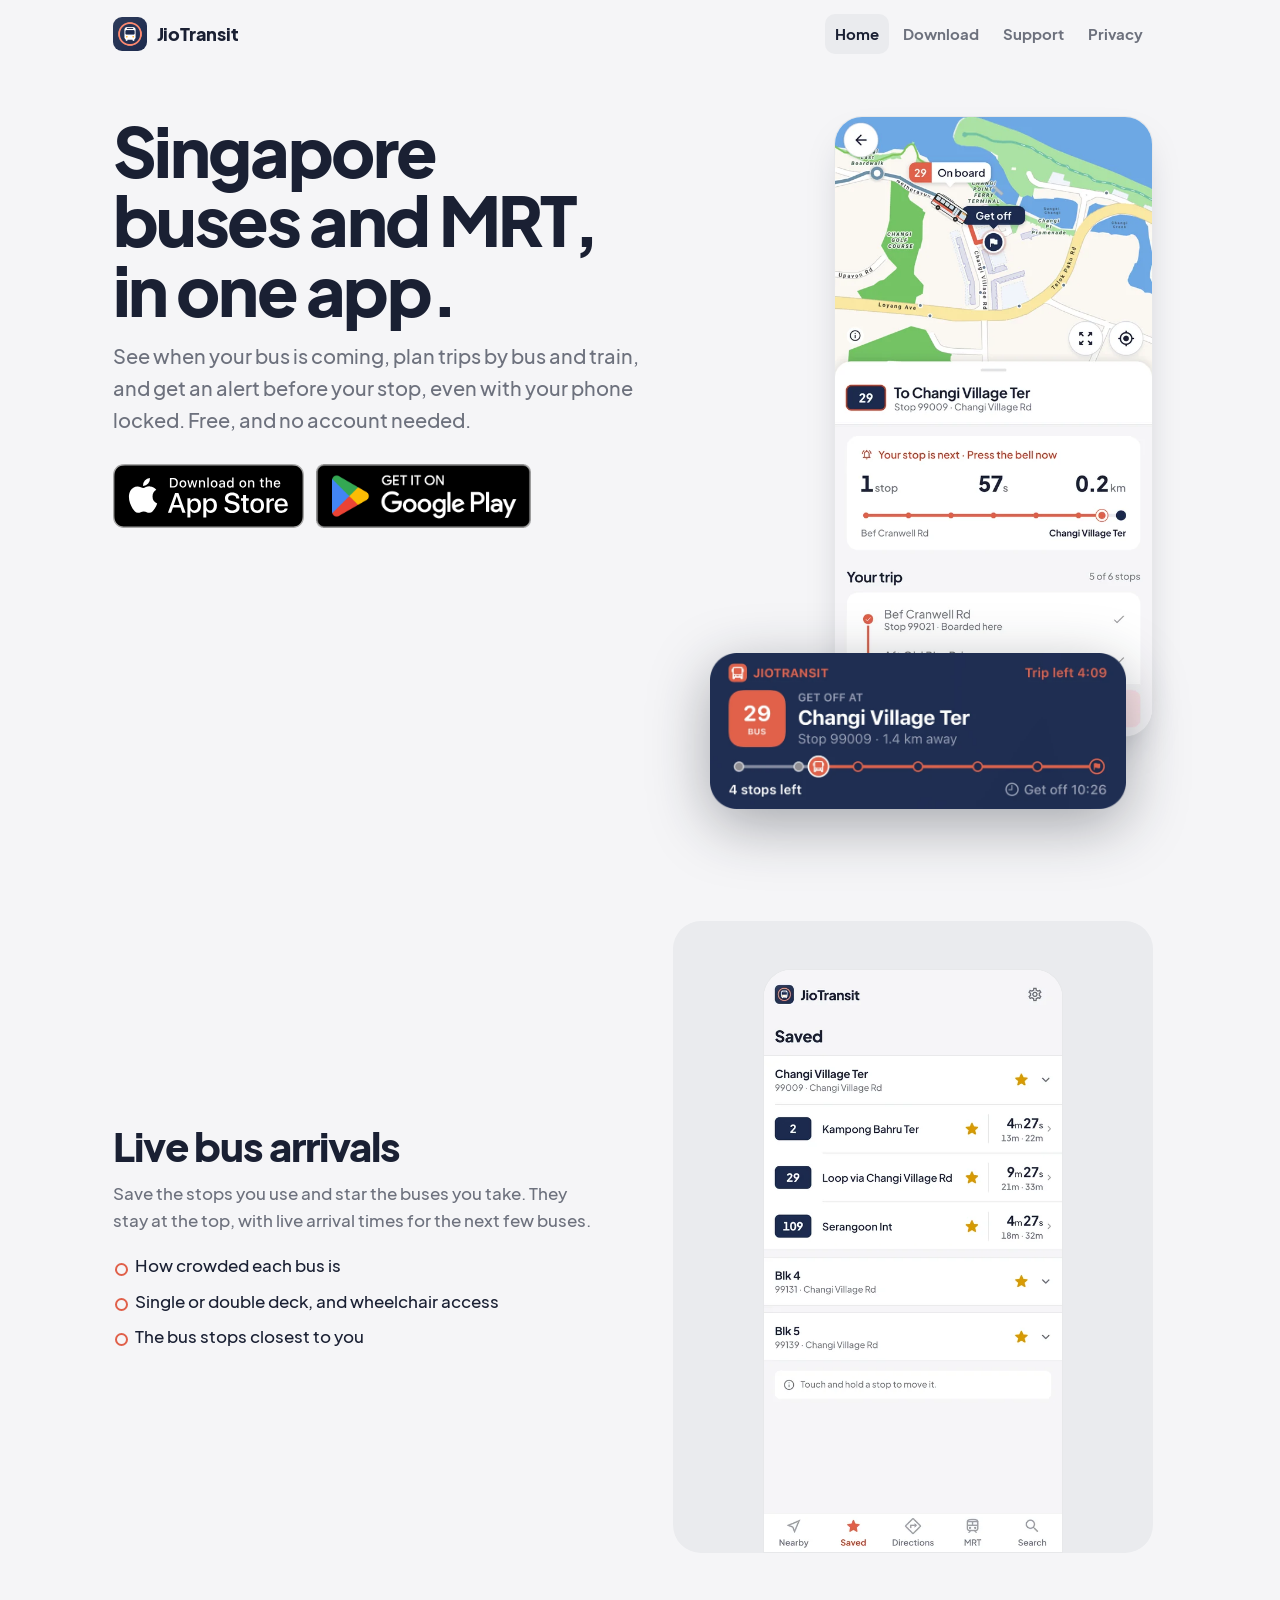
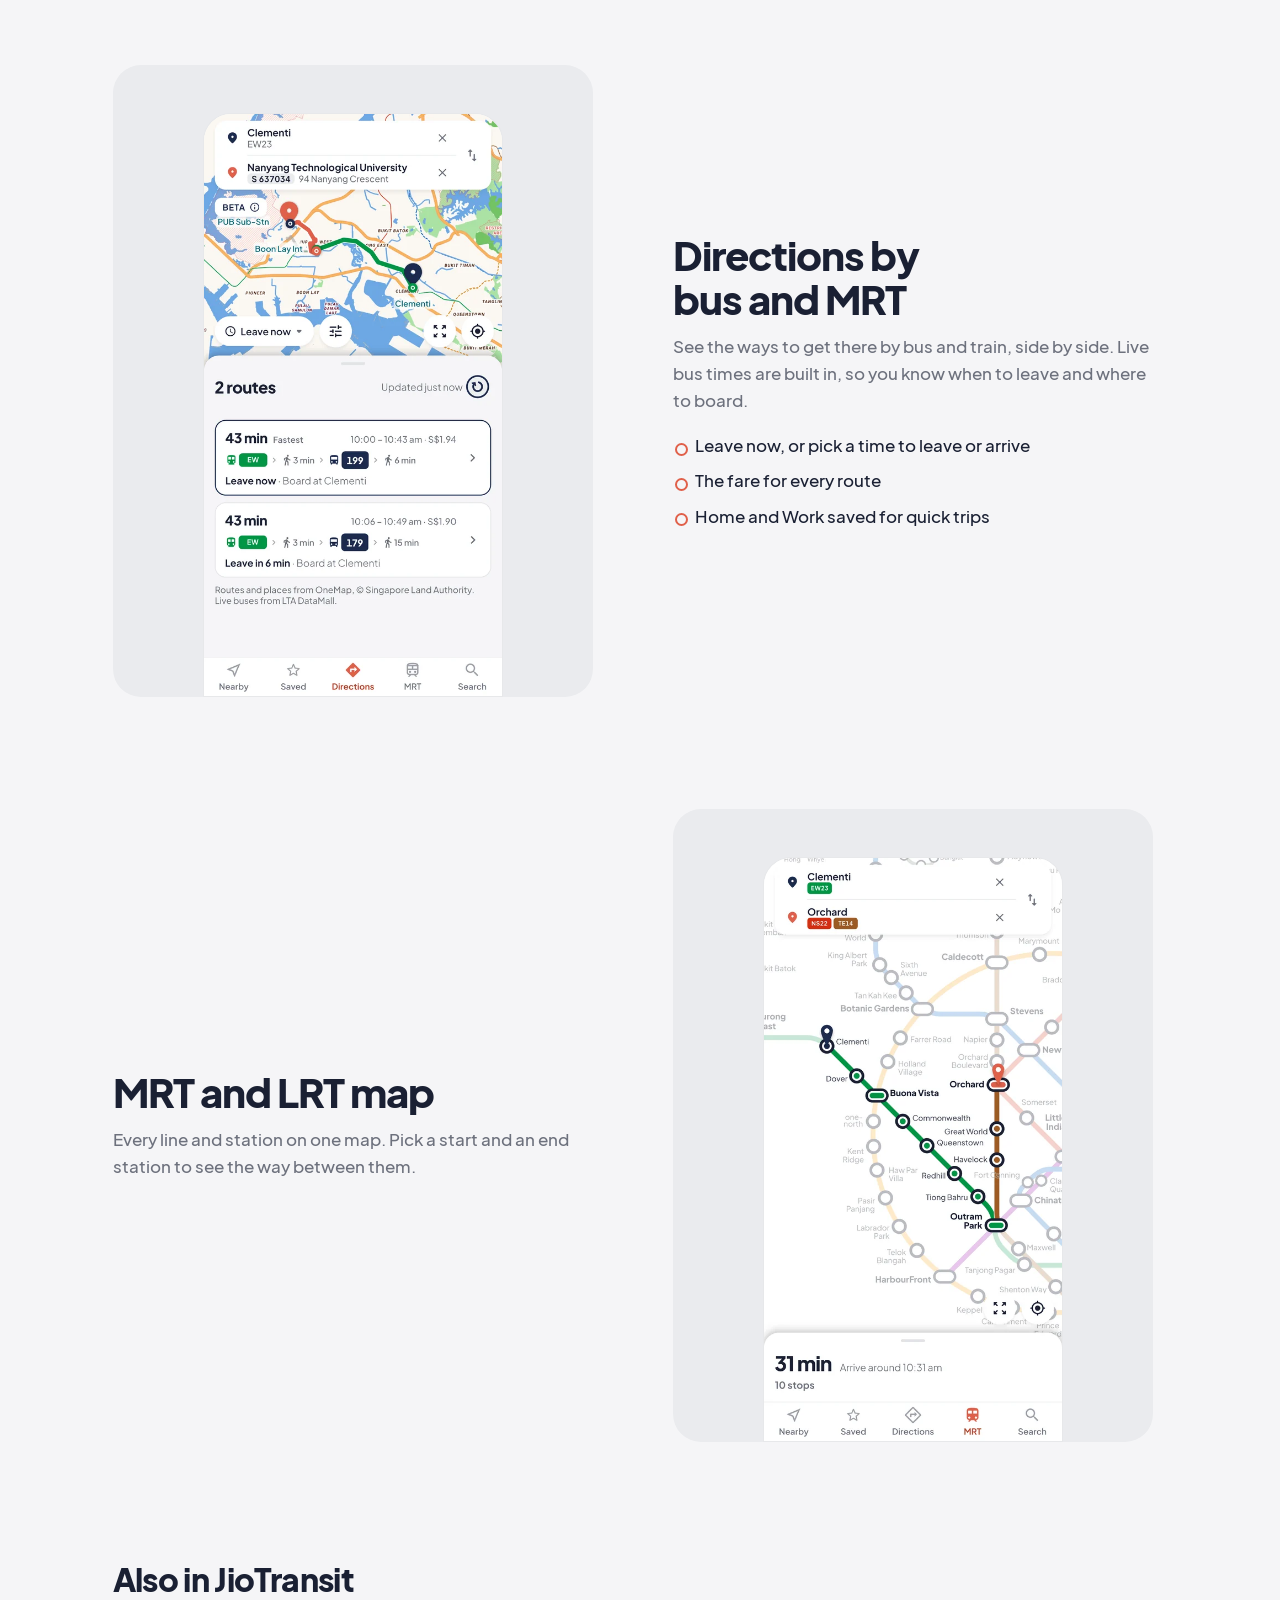
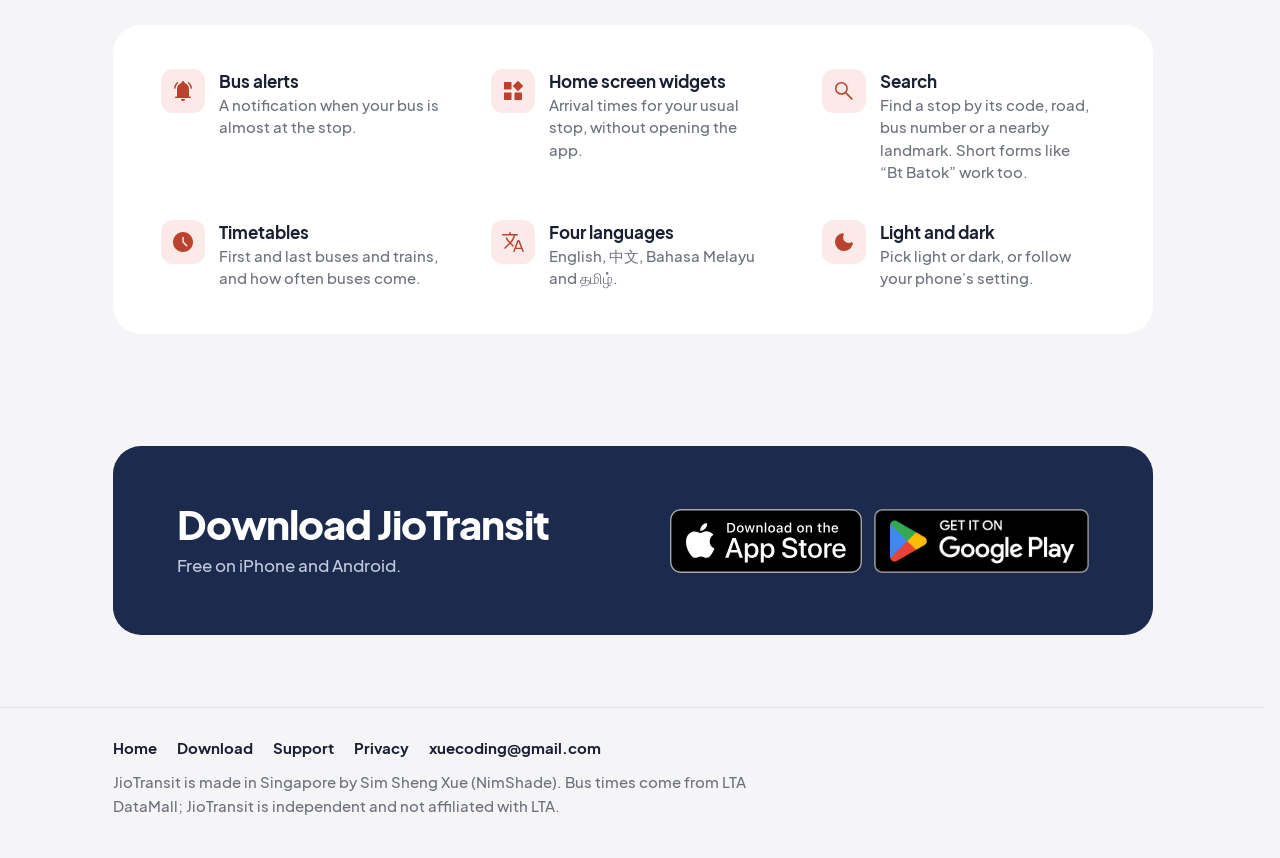
<file: index.html>
<!doctype html>
<html lang="en">
<head>
<meta charset="utf-8">
<meta name="viewport" content="width=device-width,initial-scale=1,viewport-fit=cover">
<meta name="theme-color" content="#F5F5F7" media="(prefers-color-scheme: light)">
<meta name="theme-color" content="#0F1320" media="(prefers-color-scheme: dark)">
<title>JioTransit: Singapore bus arrivals, MRT and directions</title>
<meta name="description" content="Live Singapore bus arrivals, bus and MRT directions, the MRT map and an alert before your stop. Free on iPhone and Android, no account needed.">
<meta property="og:title" content="JioTransit: Singapore bus arrivals, MRT and directions">
<meta property="og:description" content="Live Singapore bus arrivals, bus and MRT directions, the MRT map and an alert before your stop. Free on iPhone and Android, no account needed.">
<meta property="og:image" content="https://shengxue97.github.io/jiotransit-web/assets/getoff.jpg">
<meta property="og:url" content="https://shengxue97.github.io/jiotransit-web/">
<meta name="twitter:card" content="summary_large_image">
<link rel="icon" href="/jiotransit-web/assets/favicon.png">
<link rel="apple-touch-icon" href="/jiotransit-web/assets/apple-touch-icon.png">
<link rel="preload" href="assets/fonts/jakarta-500.woff2" as="font" type="font/woff2" crossorigin>
<link rel="preload" href="assets/fonts/jakarta-700.woff2" as="font" type="font/woff2" crossorigin>
<link rel="preload" href="assets/fonts/jakarta-800.woff2" as="font" type="font/woff2" crossorigin>
<link rel="stylesheet" href="assets/site.css">
<script src="assets/nav.js" defer></script>
</head>
<body>
<header class="site-header">
  <div class="wrap">
    <a class="brand" href="./"><img src="assets/icon.png" width="34" height="34" alt=""><span>JioTransit</span></a>
    <nav class="site-nav" aria-label="Site"><a href="./" aria-current="page">Home</a><a href="beta/">Download</a><a href="support/">Support</a><a href="privacy/">Privacy</a></nav>
  </div>
</header>

<main class="wrap">
  <section class="hero">
    <div>
      <h1>Singapore buses and MRT, in one app.</h1>
      <p class="lede">See when your bus is coming, plan trips by bus and train, and get an alert before your stop, even with your phone locked. Free, and no account needed.</p>
      <div class="badges">
        <a class="badge" href="https://apps.apple.com/sg/app/jiotransit-sg-bus-mrt/id6819054000"><img src="assets/appstore-badge.svg" width="156" height="52" alt="Download on the App Store"></a>
        <a class="badge badge-play" href="https://play.google.com/store/apps/details?id=com.nimshade.jiotransit"><img src="assets/googleplay-badge.png" width="175" height="52" alt="Get it on Google Play"></a>
      </div>
    </div>
    <div class="hero-visual">
      <img class="shot" src="assets/ride.webp" width="540" height="1055" alt="On Bus 29 to Changi Village Ter: your stop is next, press the bell now">
      <img class="widget" src="assets/getoff.webp" width="900" height="337" alt="Lock screen: get off at Changi Village Ter, 4 stops left">
    </div>
  </section>

  <section class="feature">
    <div>
      <h2>Live bus arrivals</h2>
      <p>Save the stops you use and star the buses you take. They stay at the top, with live arrival times for the next few buses.</p>
      <ul class="facts">
        <li>How crowded each bus is</li>
        <li>Single or double deck, and wheelchair access</li>
        <li>The bus stops closest to you</li>
      </ul>
    </div>
    <figure><img class="shot" src="assets/saved.webp" width="540" height="1055" loading="lazy" alt="Saved stops: Changi Village Ter with Bus 2, Bus 29 and Bus 109 starred and counting down"></figure>
  </section>

  <section class="feature flip">
    <div>
      <h2>Directions by bus and MRT</h2>
      <p>See the ways to get there by bus and train, side by side. Live bus times are built in, so you know when to leave and where to board.</p>
      <ul class="facts">
        <li>Leave now, or pick a time to leave or arrive</li>
        <li>The fare for every route</li>
        <li>Home and Work saved for quick trips</li>
      </ul>
    </div>
    <figure><img class="shot" src="assets/directions.webp" width="540" height="1055" loading="lazy" alt="Directions from Clementi to Nanyang Technological University: 2 routes, 43 min, with fares"></figure>
  </section>

  <section class="feature">
    <div>
      <h2>MRT and LRT map</h2>
      <p>Every line and station on one map. Pick a start and an end station to see the way between them.</p>
    </div>
    <figure><img class="shot" src="assets/mrt.webp" width="540" height="1055" loading="lazy" alt="Singapore's MRT map in JioTransit, with a trip from Clementi to Orchard"></figure>
  </section>

  <section class="extras">
    <h2>Also in JioTransit</h2>
    <ul>
      <li><span class="ic"><svg viewBox="0 -960 960 960" aria-hidden="true"><path d="M190-200q-13 0-21.5-8.5T160-230q0-13 8.5-21.5T190-260h50v-304q0-84 49.5-150.5T420-798v-22q0-25 17.5-42.5T480-880q25 0 42.5 17.5T540-820v22q81 17 130.5 83.5T720-564v304h50q13 0 21.5 8.5T800-230q0 13-8.5 21.5T770-200H190ZM480-80q-33 0-56.5-23.5T400-160h160q0 33-23.5 56.5T480-80ZM150-566q-13 0-21.5-9t-7.5-22q6-71 38-132t83-106q10-9 22.5-8.5T285-832q8 11 5.5 23.5T278-787q-40 36-65 84t-31 105q-2 14-10.5 23t-21.5 9Zm660 0q-13 0-21.5-9T778-598q-6-57-31-105t-65-84q-10-9-12.5-21.5T675-832q8-11 20.5-11.5T718-835q51 45 83 106t38 132q1 13-7.5 22t-21.5 9Z"/></svg></span><div><b>Bus alerts</b><span>A notification when your bus is almost at the stop.</span></div></li>
      <li><span class="ic"><svg viewBox="0 -960 960 960" aria-hidden="true"><path d="M658-487 487-658q-5-5-7-10.13-2-5.14-2-11 0-5.87 2-10.87 2-5 7-10l171-171q5-5 10.13-7 5.14-2 11-2 5.87 0 10.87 2 5 2 10 7l171 171q5 5 7 10.13 2 5.14 2 11 0 5.87-2 10.87-2 5-7 10L700-487q-5 5-10.13 7-5.14 2-11 2-5.87 0-10.87-2-5-2-10-7Zm-538-81v-241q0-12.75 8.63-21.38Q137.25-839 150-839h241q12.75 0 21.38 8.62Q421-821.75 421-809v241q0 12.75-8.62 21.37Q403.75-538 391-538H150q-12.75 0-21.37-8.63Q120-555.25 120-568Zm418 418v-241q0-12.75 8.63-21.38Q555.25-421 568-421h241q12.75 0 21.38 8.62Q839-403.75 839-391v241q0 12.75-8.62 21.37Q821.75-120 809-120H568q-12.75 0-21.37-8.63Q538-137.25 538-150Zm-418 0v-241q0-12.75 8.63-21.38Q137.25-421 150-421h241q12.75 0 21.38 8.62Q421-403.75 421-391v241q0 12.75-8.62 21.37Q403.75-120 391-120H150q-12.75 0-21.37-8.63Q120-137.25 120-150Z"/></svg></span><div><b>Home screen widgets</b><span>Arrival times for your usual stop, without opening the app.</span></div></li>
      <li><span class="ic"><svg viewBox="0 -960 960 960" aria-hidden="true"><path d="M378-329q-108.16 0-183.08-75Q120-479 120-585t75-181q75-75 181.5-75t181 75Q632-691 632-584.85 632-542 618-502q-14 40-42 75l242 240q9 8.56 9 21.78T818-143q-9 9-22.22 9-13.22 0-21.78-9L533-384q-30 26-69.96 40.5Q423.08-329 378-329Zm-1-60q81.25 0 138.13-57.5Q572-504 572-585t-56.87-138.5Q458.25-781 377-781q-82.08 0-139.54 57.5Q180-666 180-585t57.46 138.5Q294.92-389 377-389Z"/></svg></span><div><b>Search</b><span>Find a stop by its code, road, bus number or a nearby landmark. Short forms like “Bt&nbsp;Batok” work too.</span></div></li>
      <li><span class="ic"><svg viewBox="0 -960 960 960" aria-hidden="true"><path d="M513-492v-171q0-13-8.5-21.5T483-693q-13 0-21.5 8.5T453-663v183q0 6 2 11t6 10l144 149q9 10 22.5 9.5T650-310q9-9 9-22t-9-22L513-492ZM480-80q-82 0-155-31.5t-127.5-86Q143-252 111.5-325T80-480q0-82 31.5-155t86-127.5Q252-817 325-848.5T480-880q82 0 155 31.5t127.5 86Q817-708 848.5-635T880-480q0 82-31.5 155t-86 127.5Q708-143 635-111.5T480-80Z"/></svg></span><div><b>Timetables</b><span>First and last buses and trains, and how often buses come.</span></div></li>
      <li><span class="ic"><svg viewBox="0 -960 960 960" aria-hidden="true"><path d="m584-197-38 98q-3 8-10.5 13.5T519-80q-16 0-25-13t-3-28l160-415q4-11 13.5-17.5T685-560h29q11 0 20.5 6.5T748-536l160 415q6 15-3 28t-25 13q-10 0-17.5-5.5T852-100l-38-97H584ZM363-401 183-222q-9 8-21 8.5t-21-8.5q-9-9-9-21t9-21l180-180q-51-53-85.5-107.5T183-660h65q16 43 43.5 85t72.5 88q46-48 85-117.5T505-740H70q-13 0-21.5-8.5T40-770q0-13 8.5-21.5T70-800h260v-50q0-13 8.5-21.5T360-880q13 0 21.5 8.5T390-850v50h260q13 0 21.5 8.5T680-770q0 13-8.5 21.5T650-740h-83q-17 78-61.5 159.5T406-443l102 104-24 63-121-125Zm242 149h188l-94-248-94 248Z"/></svg></span><div><b>Four languages</b><span>English, 中文, Bahasa Melayu and தமிழ்.</span></div></li>
      <li><span class="ic"><svg viewBox="0 -960 960 960" aria-hidden="true"><path d="M480-120q-150 0-255-105T120-480q0-135 79.5-229T408-830q20-5 34-1t22 15q8 10 7.5 25t-8.5 35q-9 23-14 47t-5 49q0 90 63 153t153 63q25 0 48.5-4.5T754-461q22-8 38-7t26 9q10 8 13 23t-2 36q-27 121-121 200.5T480-120Z"/></svg></span><div><b>Light and dark</b><span>Pick light or dark, or follow your phone's setting.</span></div></li>
    </ul>
  </section>

  <section class="cta">
    <div>
      <h2>Download JioTransit</h2>
      <p>Free on iPhone and Android.</p>
    </div>
    <div class="badges">
      <a class="badge" href="https://apps.apple.com/sg/app/jiotransit-sg-bus-mrt/id6819054000"><img src="assets/appstore-badge.svg" width="156" height="52" alt="Download on the App Store"></a>
      <a class="badge badge-play" href="https://play.google.com/store/apps/details?id=com.nimshade.jiotransit"><img src="assets/googleplay-badge.png" width="175" height="52" alt="Get it on Google Play"></a>
    </div>
  </section>
</main>

<footer class="site-footer">
  <div class="wrap">
    <div class="links"><a href="./">Home</a><a href="beta/">Download</a><a href="support/">Support</a><a href="privacy/">Privacy</a><a href="mailto:xuecoding@gmail.com">xuecoding@gmail.com</a></div>
    <p>JioTransit is made in Singapore by Sim Sheng Xue (NimShade). Bus times come from LTA DataMall; JioTransit is independent and not affiliated with LTA.</p>
  </div>
</footer>
</body>
</html>
</file>
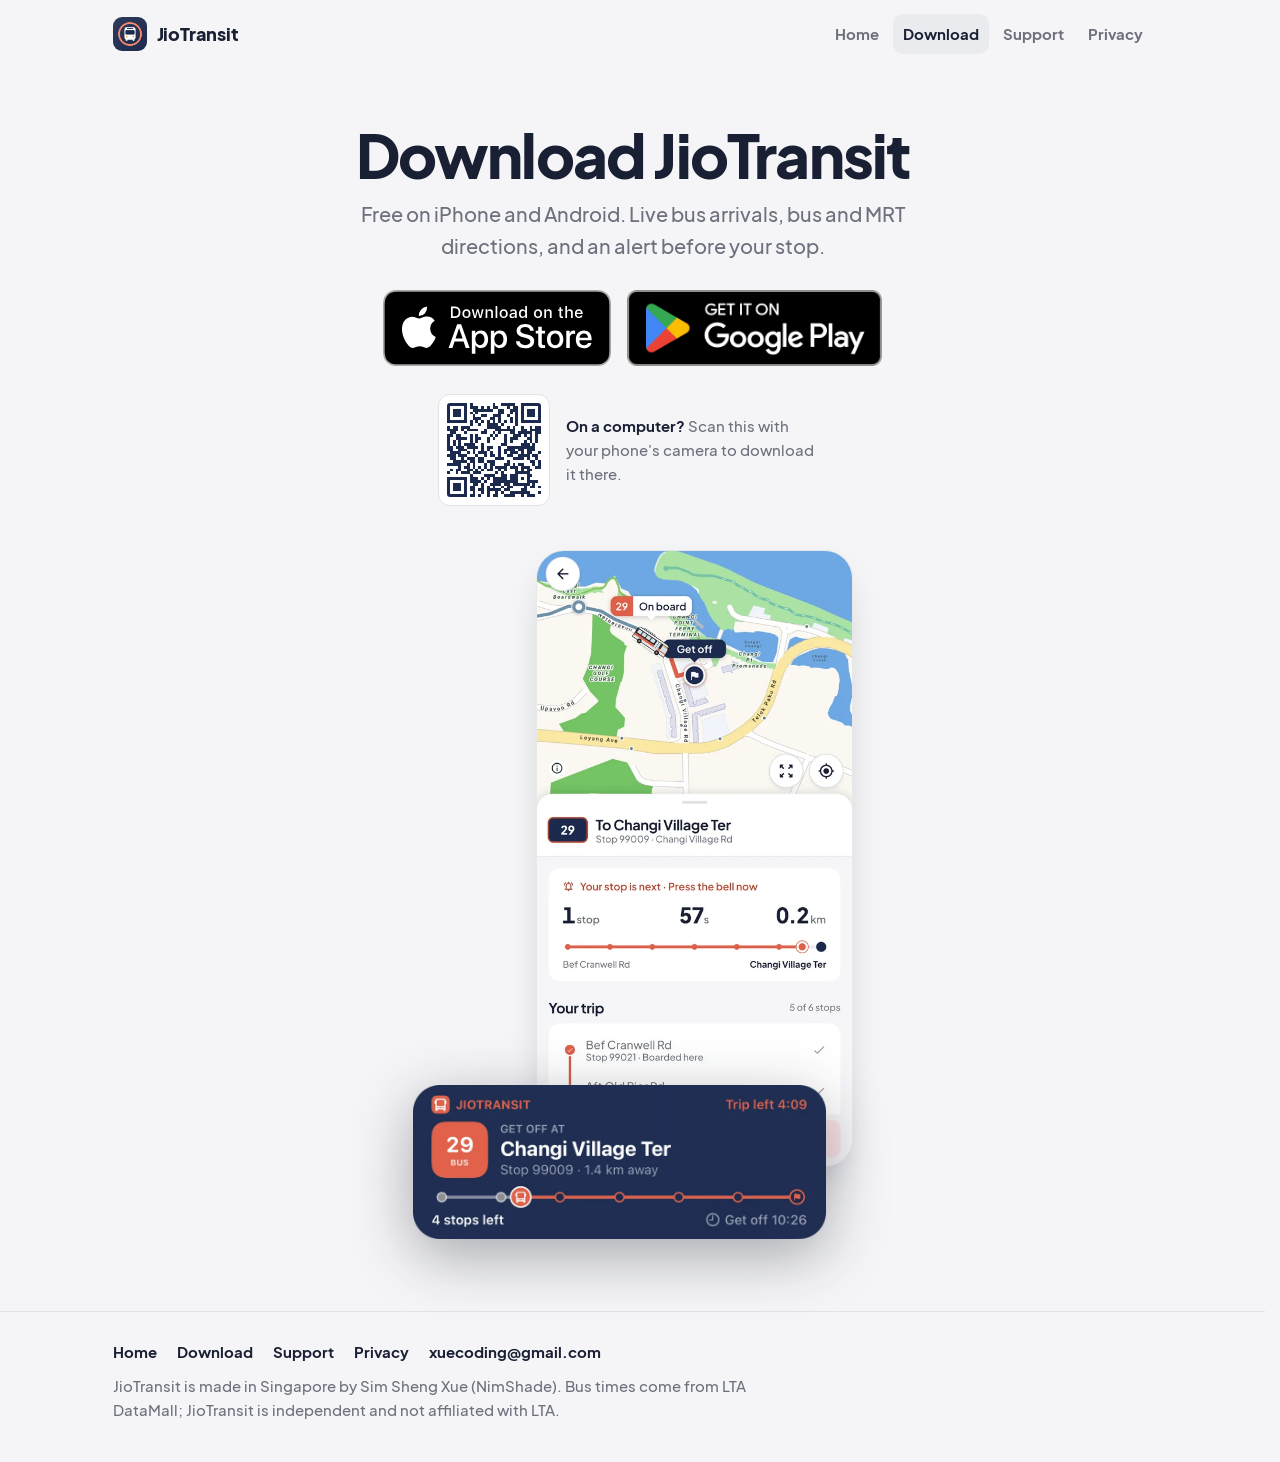
<file: beta/index.html>
<!doctype html>
<html lang="en">
<head>
<meta charset="utf-8">
<meta name="viewport" content="width=device-width,initial-scale=1,viewport-fit=cover">
<meta name="theme-color" content="#F5F5F7" media="(prefers-color-scheme: light)">
<meta name="theme-color" content="#0F1320" media="(prefers-color-scheme: dark)">
<title>Download JioTransit</title>
<meta name="description" content="Download JioTransit, free on the App Store and Google Play: live Singapore bus arrivals, bus and MRT directions, and an alert before your stop.">
<meta property="og:title" content="Download JioTransit">
<meta property="og:description" content="Live bus timings, MRT routes, and an alert before your stop. Free on the App Store and Google Play, no sign-up.">
<meta property="og:image" content="https://shengxue97.github.io/jiotransit-web/assets/getoff.jpg">
<meta property="og:url" content="https://shengxue97.github.io/jiotransit-web/beta/">
<meta name="twitter:card" content="summary_large_image">
<link rel="icon" href="/jiotransit-web/assets/favicon.png">
<link rel="apple-touch-icon" href="/jiotransit-web/assets/apple-touch-icon.png">
<link rel="preload" href="../assets/fonts/jakarta-500.woff2" as="font" type="font/woff2" crossorigin>
<link rel="preload" href="../assets/fonts/jakarta-700.woff2" as="font" type="font/woff2" crossorigin>
<link rel="preload" href="../assets/fonts/jakarta-800.woff2" as="font" type="font/woff2" crossorigin>
<link rel="stylesheet" href="../assets/site.css">
<script src="../assets/nav.js" defer></script>
</head>
<body>
<header class="site-header">
  <div class="wrap">
    <a class="brand" href="../"><img src="../assets/icon.png" width="34" height="34" alt=""><span>JioTransit</span></a>
    <nav class="site-nav" aria-label="Site"><a href="../">Home</a><a href="../beta/" aria-current="page">Download</a><a href="../support/">Support</a><a href="../privacy/">Privacy</a></nav>
  </div>
</header>

<main class="wrap">
  <section class="get">
    <div>
      <h1>Download JioTransit</h1>
      <p class="lede">Free on iPhone and Android. Live bus arrivals, bus and MRT directions, and an alert before your stop.</p>
      <div class="badges">
        <a class="badge" href="https://apps.apple.com/sg/app/jiotransit-sg-bus-mrt/id6819054000"><img src="../assets/appstore-badge.svg" width="156" height="52" alt="Download on the App Store"></a>
        <a class="badge badge-play" href="https://play.google.com/store/apps/details?id=com.nimshade.jiotransit"><img src="../assets/googleplay-badge.png" width="175" height="52" alt="Get it on Google Play"></a>
      </div>
      <div class="qr-card">
        <img class="qr-img" src="../assets/beta-qr.svg" width="132" height="132" alt="QR code that opens this page">
        <p><b>On a computer?</b> Scan this with your phone's camera to download it there.</p>
      </div>
    </div>
    <div class="hero-visual">
      <img class="shot" src="../assets/ride.webp" width="540" height="1055" alt="On Bus 29 to Changi Village Ter: your stop is next, press the bell now">
      <img class="widget" src="../assets/getoff.webp" width="900" height="337" alt="Lock screen: get off at Changi Village Ter, 4 stops left">
    </div>
  </section>
</main>

<footer class="site-footer">
  <div class="wrap">
    <div class="links"><a href="../">Home</a><a href="../beta/">Download</a><a href="../support/">Support</a><a href="../privacy/">Privacy</a><a href="mailto:xuecoding@gmail.com">xuecoding@gmail.com</a></div>
    <p>JioTransit is made in Singapore by Sim Sheng Xue (NimShade). Bus times come from LTA DataMall; JioTransit is independent and not affiliated with LTA.</p>
  </div>
</footer>
</body>
</html>
</file>
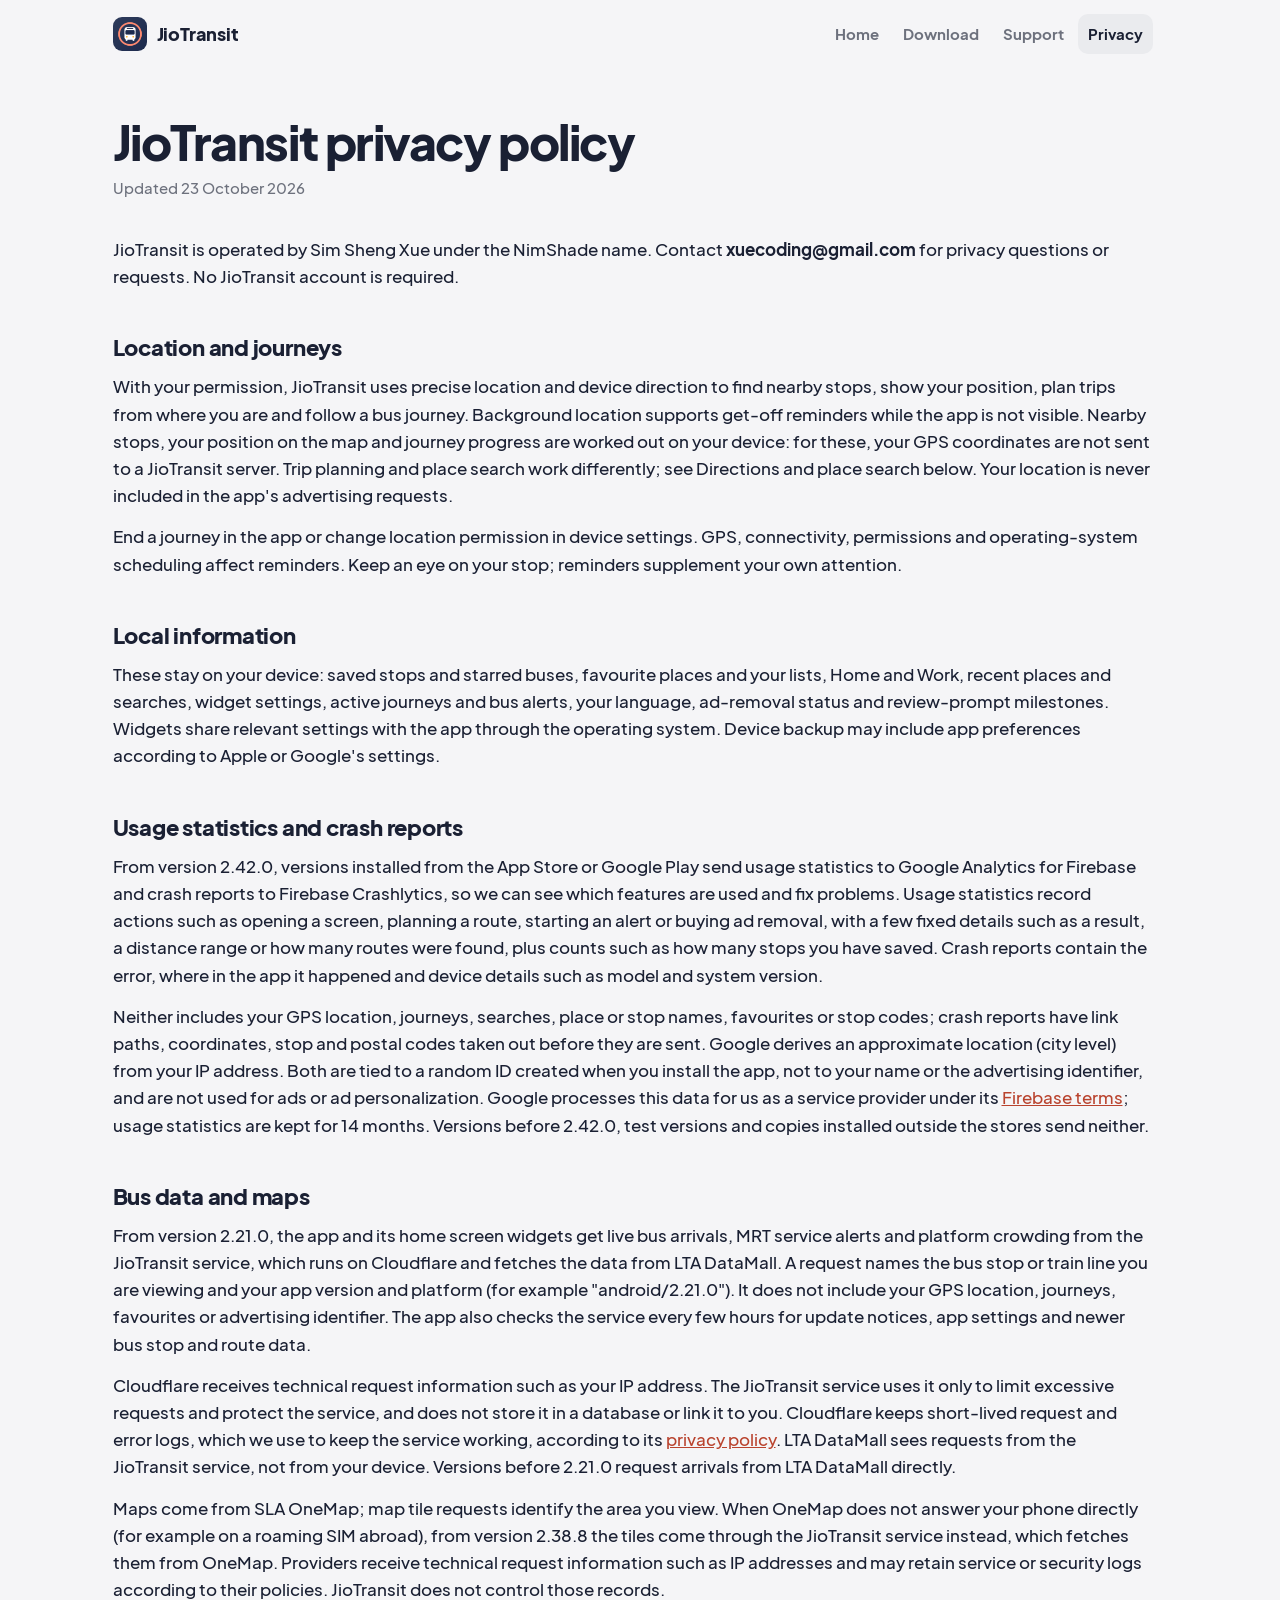
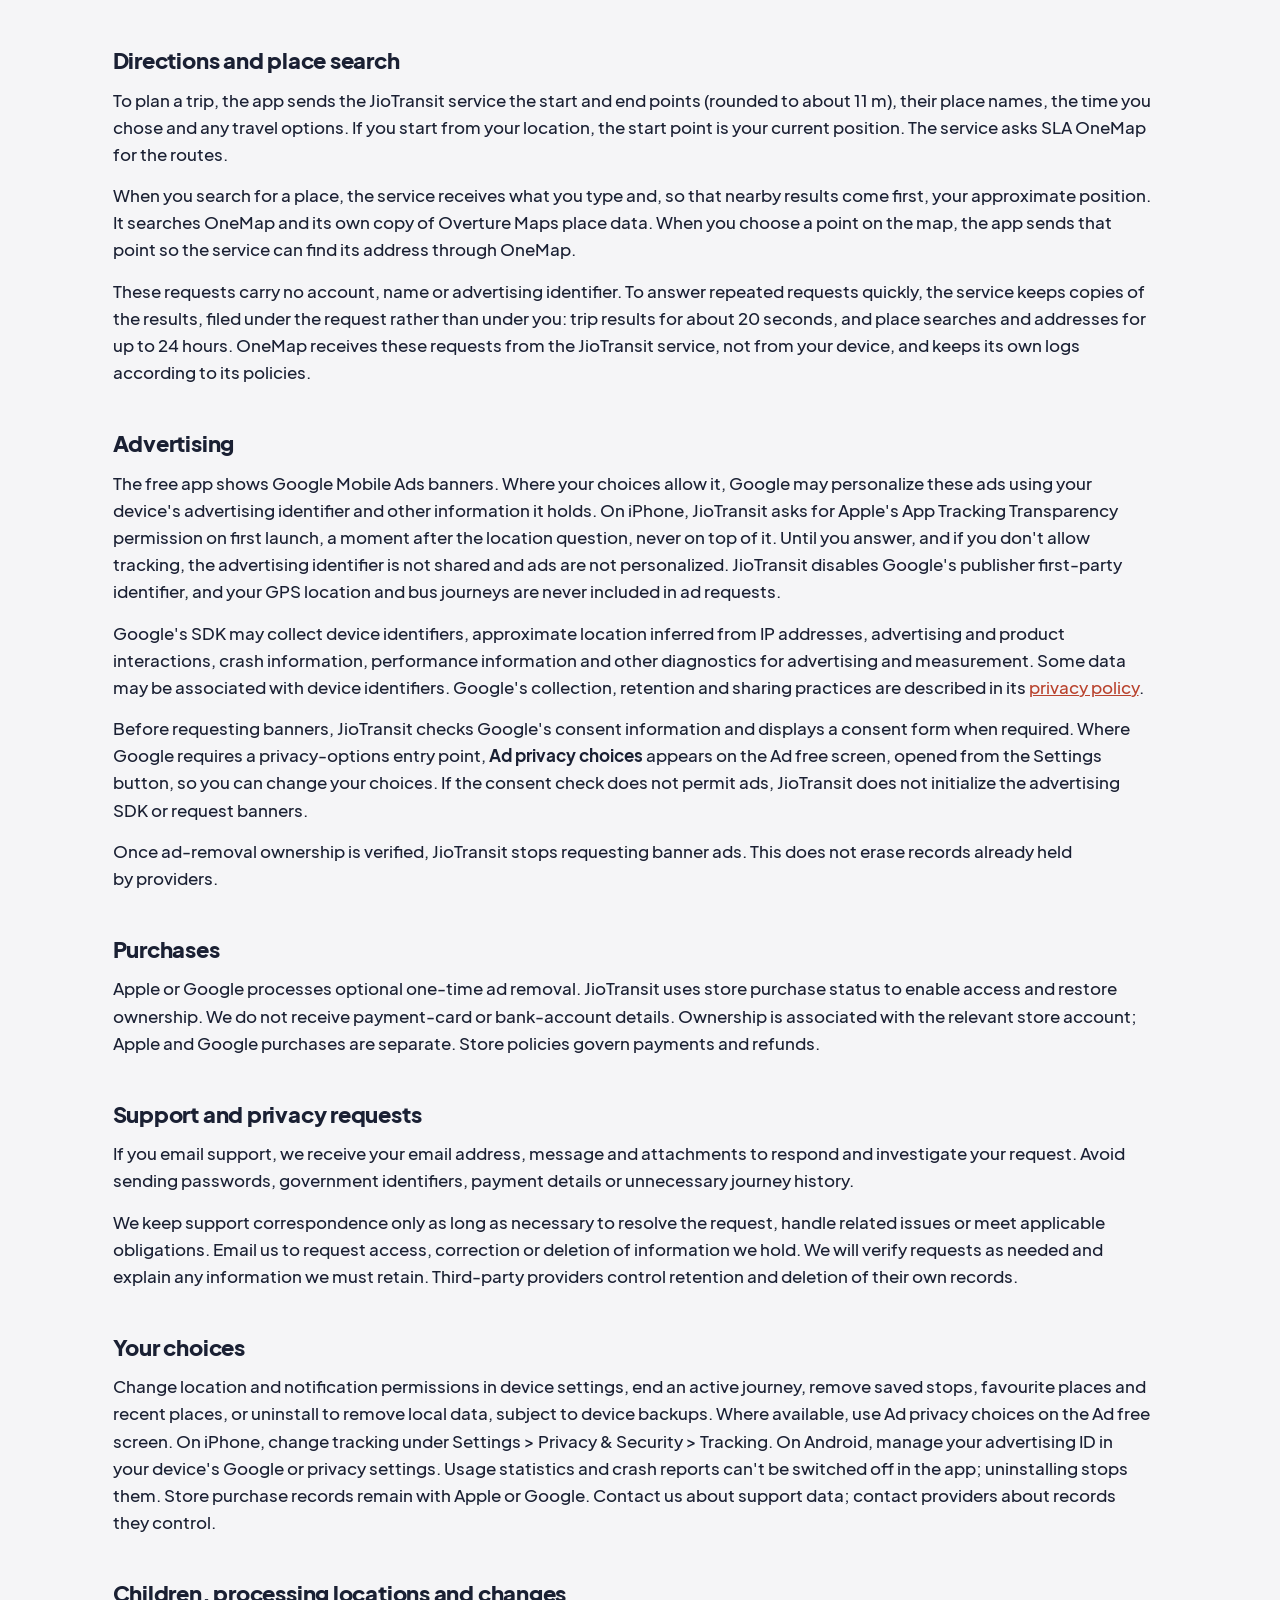
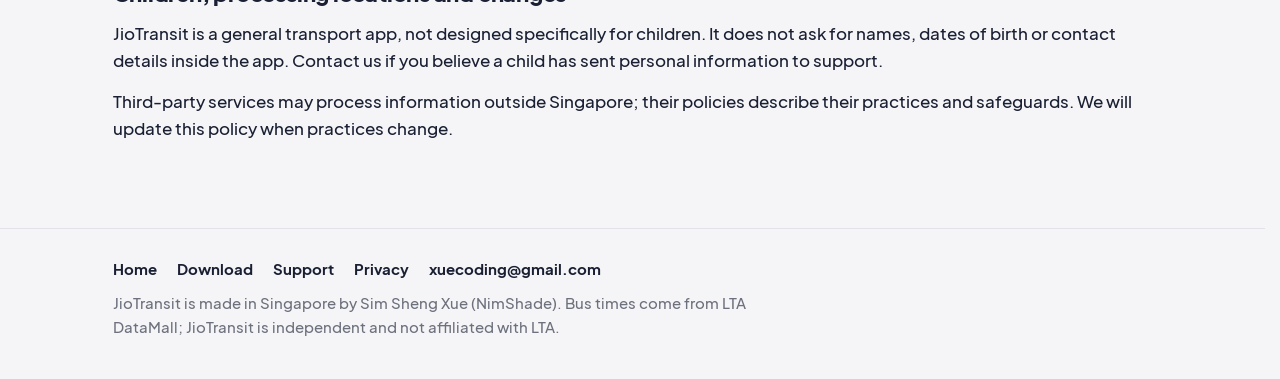
<file: privacy/index.html>
<!doctype html>
<html lang="en">
<head>
<meta charset="utf-8">
<meta name="viewport" content="width=device-width,initial-scale=1,viewport-fit=cover">
<meta name="theme-color" content="#F5F5F7" media="(prefers-color-scheme: light)">
<meta name="theme-color" content="#0F1320" media="(prefers-color-scheme: dark)">
<title>JioTransit privacy policy</title>
<meta name="description" content="How JioTransit handles location, local data, bus data requests, advertising and purchases.">
<meta property="og:title" content="JioTransit privacy policy">
<meta property="og:description" content="How JioTransit handles location, local data, bus data requests, advertising and purchases.">
<meta property="og:image" content="https://shengxue97.github.io/jiotransit-web/assets/getoff.jpg">
<meta property="og:url" content="https://shengxue97.github.io/jiotransit-web/privacy/">
<meta name="twitter:card" content="summary_large_image">
<link rel="icon" href="/jiotransit-web/assets/favicon.png">
<link rel="apple-touch-icon" href="/jiotransit-web/assets/apple-touch-icon.png">
<link rel="preload" href="../assets/fonts/jakarta-500.woff2" as="font" type="font/woff2" crossorigin>
<link rel="preload" href="../assets/fonts/jakarta-700.woff2" as="font" type="font/woff2" crossorigin>
<link rel="preload" href="../assets/fonts/jakarta-800.woff2" as="font" type="font/woff2" crossorigin>
<link rel="stylesheet" href="../assets/site.css">
<script src="../assets/nav.js" defer></script>
</head>
<body>
<header class="site-header">
  <div class="wrap">
    <a class="brand" href="../"><img src="../assets/icon.png" width="34" height="34" alt=""><span>JioTransit</span></a>
    <nav class="site-nav" aria-label="Site"><a href="../">Home</a><a href="../beta/">Download</a><a href="../support/">Support</a><a href="../privacy/" aria-current="page">Privacy</a></nav>
  </div>
</header>

<main class="wrap">
  <article class="doc">
    <header class="doc-head">
<h1>JioTransit privacy policy</h1>
<p class="updated">Updated 23 October 2026</p>
    </header>
    <div class="doc-body">
<p>JioTransit is operated by Sim Sheng Xue under the NimShade name. Contact <strong>xuecoding@gmail.com</strong> for privacy questions or requests. No JioTransit account is required.</p>
<h2 id="location-and-journeys">Location and journeys</h2>
<p>With your permission, JioTransit uses precise location and device direction to find nearby stops, show your position, plan trips from where you are and follow a bus journey. Background location supports get-off reminders while the app is not visible. Nearby stops, your position on the map and journey progress are worked out on your device: for these, your GPS coordinates are not sent to a JioTransit server. Trip planning and place search work differently; see Directions and place search below. Your location is never included in the app&#x27;s advertising requests.</p>
<p>End a journey in the app or change location permission in device settings. GPS, connectivity, permissions and operating-system scheduling affect reminders. Keep an eye on your stop; reminders supplement your own attention.</p>
<h2 id="local-information">Local information</h2>
<p>These stay on your device: saved stops and starred buses, favourite places and your lists, Home and Work, recent places and searches, widget settings, active journeys and bus alerts, your language, ad-removal status and review-prompt milestones. Widgets share relevant settings with the app through the operating system. Device backup may include app preferences according to Apple or Google&#x27;s settings.</p>
<h2 id="usage-statistics-and-crash-reports">Usage statistics and crash reports</h2>
<p>From version 2.42.0, versions installed from the App Store or Google Play send usage statistics to Google Analytics for Firebase and crash reports to Firebase Crashlytics, so we can see which features are used and fix problems. Usage statistics record actions such as opening a screen, planning a route, starting an alert or buying ad removal, with a few fixed details such as a result, a distance range or how many routes were found, plus counts such as how many stops you have saved. Crash reports contain the error, where in the app it happened and device details such as model and system version.</p>
<p>Neither includes your GPS location, journeys, searches, place or stop names, favourites or stop codes; crash reports have link paths, coordinates, stop and postal codes taken out before they are sent. Google derives an approximate location (city level) from your IP address. Both are tied to a random ID created when you install the app, not to your name or the advertising identifier, and are not used for ads or ad personalization. Google processes this data for us as a service provider under its <a href="https://firebase.google.com/terms/data-processing-terms">Firebase terms</a>; usage statistics are kept for 14 months. Versions before 2.42.0, test versions and copies installed outside the stores send neither.</p>
<h2 id="bus-data-and-maps">Bus data and maps</h2>
<p>From version 2.21.0, the app and its home screen widgets get live bus arrivals, MRT service alerts and platform crowding from the JioTransit service, which runs on Cloudflare and fetches the data from LTA DataMall. A request names the bus stop or train line you are viewing and your app version and platform (for example &quot;android/2.21.0&quot;). It does not include your GPS location, journeys, favourites or advertising identifier. The app also checks the service every few hours for update notices, app settings and newer bus stop and route data.</p>
<p>Cloudflare receives technical request information such as your IP address. The JioTransit service uses it only to limit excessive requests and protect the service, and does not store it in a database or link it to you. Cloudflare keeps short-lived request and error logs, which we use to keep the service working, according to its <a href="https://www.cloudflare.com/privacypolicy/">privacy policy</a>. LTA DataMall sees requests from the JioTransit service, not from your device. Versions before 2.21.0 request arrivals from LTA DataMall directly.</p>
<p>Maps come from SLA OneMap; map tile requests identify the area you view. When OneMap does not answer your phone directly (for example on a roaming SIM abroad), from version 2.38.8 the tiles come through the JioTransit service instead, which fetches them from OneMap. Providers receive technical request information such as IP addresses and may retain service or security logs according to their policies. JioTransit does not control those records.</p>
<h2 id="directions-and-place-search">Directions and place search</h2>
<p>To plan a trip, the app sends the JioTransit service the start and end points (rounded to about 11 m), their place names, the time you chose and any travel options. If you start from your location, the start point is your current position. The service asks SLA OneMap for the routes.</p>
<p>When you search for a place, the service receives what you type and, so that nearby results come first, your approximate position. It searches OneMap and its own copy of Overture Maps place data. When you choose a point on the map, the app sends that point so the service can find its address through OneMap.</p>
<p>These requests carry no account, name or advertising identifier. To answer repeated requests quickly, the service keeps copies of the results, filed under the request rather than under you: trip results for about 20 seconds, and place searches and addresses for up to 24 hours. OneMap receives these requests from the JioTransit service, not from your device, and keeps its own logs according to its policies.</p>
<h2 id="advertising">Advertising</h2>
<p>The free app shows Google Mobile Ads banners. Where your choices allow it, Google may personalize these ads using your device&#x27;s advertising identifier and other information it holds. On iPhone, JioTransit asks for Apple&#x27;s App Tracking Transparency permission on first launch, a moment after the location question, never on top of it. Until you answer, and if you don&#x27;t allow tracking, the advertising identifier is not shared and ads are not personalized. JioTransit disables Google&#x27;s publisher first-party identifier, and your GPS location and bus journeys are never included in ad requests.</p>
<p>Google&#x27;s SDK may collect device identifiers, approximate location inferred from IP addresses, advertising and product interactions, crash information, performance information and other diagnostics for advertising and measurement. Some data may be associated with device identifiers. Google&#x27;s collection, retention and sharing practices are described in its <a href="https://policies.google.com/privacy">privacy policy</a>.</p>
<p>Before requesting banners, JioTransit checks Google&#x27;s consent information and displays a consent form when required. Where Google requires a privacy-options entry point, <strong>Ad privacy choices</strong> appears on the Ad free screen, opened from the Settings button, so you can change your choices. If the consent check does not permit ads, JioTransit does not initialize the advertising SDK or request banners.</p>
<p>Once ad-removal ownership is verified, JioTransit stops requesting banner ads. This does not erase records already held by providers.</p>
<h2 id="purchases">Purchases</h2>
<p>Apple or Google processes optional one-time ad removal. JioTransit uses store purchase status to enable access and restore ownership. We do not receive payment-card or bank-account details. Ownership is associated with the relevant store account; Apple and Google purchases are separate. Store policies govern payments and refunds.</p>
<h2 id="support-and-privacy-requests">Support and privacy requests</h2>
<p>If you email support, we receive your email address, message and attachments to respond and investigate your request. Avoid sending passwords, government identifiers, payment details or unnecessary journey history.</p>
<p>We keep support correspondence only as long as necessary to resolve the request, handle related issues or meet applicable obligations. Email us to request access, correction or deletion of information we hold. We will verify requests as needed and explain any information we must retain. Third-party providers control retention and deletion of their own records.</p>
<h2 id="your-choices">Your choices</h2>
<p>Change location and notification permissions in device settings, end an active journey, remove saved stops, favourite places and recent places, or uninstall to remove local data, subject to device backups. Where available, use Ad privacy choices on the Ad free screen. On iPhone, change tracking under Settings &gt; Privacy &amp; Security &gt; Tracking. On Android, manage your advertising ID in your device&#x27;s Google or privacy settings. Usage statistics and crash reports can&#x27;t be switched off in the app; uninstalling stops them. Store purchase records remain with Apple or Google. Contact us about support data; contact providers about records they control.</p>
<h2 id="children-processing-locations-and-changes">Children, processing locations and changes</h2>
<p>JioTransit is a general transport app, not designed specifically for children. It does not ask for names, dates of birth or contact details inside the app. Contact us if you believe a child has sent personal information to support.</p>
<p>Third-party services may process information outside Singapore; their policies describe their practices and safeguards. We will update this policy when practices change.</p>
    </div>
  </article>
</main>

<footer class="site-footer">
  <div class="wrap">
    <div class="links"><a href="../">Home</a><a href="../beta/">Download</a><a href="../support/">Support</a><a href="../privacy/">Privacy</a><a href="mailto:xuecoding@gmail.com">xuecoding@gmail.com</a></div>
    <p>JioTransit is made in Singapore by Sim Sheng Xue (NimShade). Bus times come from LTA DataMall; JioTransit is independent and not affiliated with LTA.</p>
  </div>
</footer>
</body>
</html>
</file>
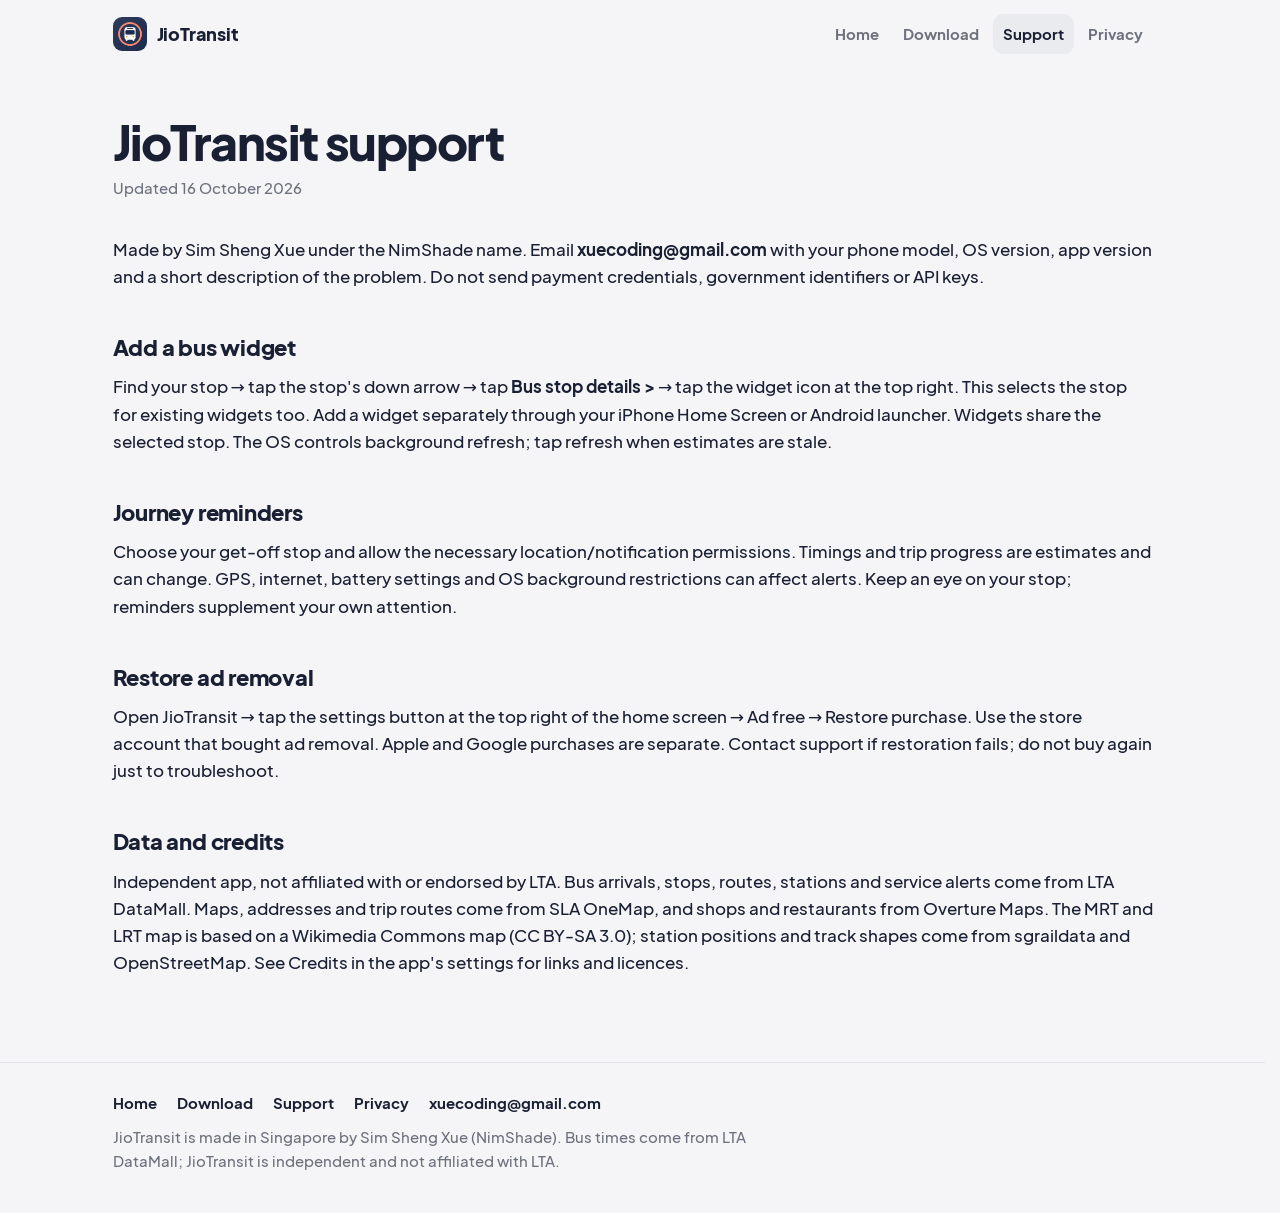
<file: support/index.html>
<!doctype html>
<html lang="en">
<head>
<meta charset="utf-8">
<meta name="viewport" content="width=device-width,initial-scale=1,viewport-fit=cover">
<meta name="theme-color" content="#F5F5F7" media="(prefers-color-scheme: light)">
<meta name="theme-color" content="#0F1320" media="(prefers-color-scheme: dark)">
<title>JioTransit support</title>
<meta name="description" content="Help with JioTransit: widgets, journey reminders, restoring ad removal, and how to contact us.">
<meta property="og:title" content="JioTransit support">
<meta property="og:description" content="Help with JioTransit: widgets, journey reminders, restoring ad removal, and how to contact us.">
<meta property="og:image" content="https://shengxue97.github.io/jiotransit-web/assets/getoff.jpg">
<meta property="og:url" content="https://shengxue97.github.io/jiotransit-web/support/">
<meta name="twitter:card" content="summary_large_image">
<link rel="icon" href="/jiotransit-web/assets/favicon.png">
<link rel="apple-touch-icon" href="/jiotransit-web/assets/apple-touch-icon.png">
<link rel="preload" href="../assets/fonts/jakarta-500.woff2" as="font" type="font/woff2" crossorigin>
<link rel="preload" href="../assets/fonts/jakarta-700.woff2" as="font" type="font/woff2" crossorigin>
<link rel="preload" href="../assets/fonts/jakarta-800.woff2" as="font" type="font/woff2" crossorigin>
<link rel="stylesheet" href="../assets/site.css">
<script src="../assets/nav.js" defer></script>
</head>
<body>
<header class="site-header">
  <div class="wrap">
    <a class="brand" href="../"><img src="../assets/icon.png" width="34" height="34" alt=""><span>JioTransit</span></a>
    <nav class="site-nav" aria-label="Site"><a href="../">Home</a><a href="../beta/">Download</a><a href="../support/" aria-current="page">Support</a><a href="../privacy/">Privacy</a></nav>
  </div>
</header>

<main class="wrap">
  <article class="doc">
    <header class="doc-head">
<h1>JioTransit support</h1>
<p class="updated">Updated 16 October 2026</p>
    </header>
    <div class="doc-body">
<p>Made by Sim Sheng Xue under the NimShade name. Email <strong>xuecoding@gmail.com</strong> with your phone model, OS version, app version and a short description of the problem. Do not send payment credentials, government identifiers or API keys.</p>
<h2 id="add-a-bus-widget">Add a bus widget</h2>
<p>Find your stop → tap the stop&#x27;s down arrow → tap <strong>Bus stop details &gt;</strong> → tap the widget icon at the top right. This selects the stop for existing widgets too. Add a widget separately through your iPhone Home Screen or Android launcher. Widgets share the selected stop. The OS controls background refresh; tap refresh when estimates are stale.</p>
<h2 id="journey-reminders">Journey reminders</h2>
<p>Choose your get-off stop and allow the necessary location/notification permissions. Timings and trip progress are estimates and can change. GPS, internet, battery settings and OS background restrictions can affect alerts. Keep an eye on your stop; reminders supplement your own attention.</p>
<h2 id="restore-ad-removal">Restore ad removal</h2>
<p>Open JioTransit → tap the settings button at the top right of the home screen → Ad free → Restore purchase. Use the store account that bought ad removal. Apple and Google purchases are separate. Contact support if restoration fails; do not buy again just to troubleshoot.</p>
<h2 id="data-and-credits">Data and credits</h2>
<p>Independent app, not affiliated with or endorsed by LTA. Bus arrivals, stops, routes, stations and service alerts come from LTA DataMall. Maps, addresses and trip routes come from SLA OneMap, and shops and restaurants from Overture Maps. The MRT and LRT map is based on a Wikimedia Commons map (CC BY-SA 3.0); station positions and track shapes come from sgraildata and OpenStreetMap. See Credits in the app&#x27;s settings for links and licences.</p>
    </div>
  </article>
</main>

<footer class="site-footer">
  <div class="wrap">
    <div class="links"><a href="../">Home</a><a href="../beta/">Download</a><a href="../support/">Support</a><a href="../privacy/">Privacy</a><a href="mailto:xuecoding@gmail.com">xuecoding@gmail.com</a></div>
    <p>JioTransit is made in Singapore by Sim Sheng Xue (NimShade). Bus times come from LTA DataMall; JioTransit is independent and not affiliated with LTA.</p>
  </div>
</footer>
</body>
</html>
</file>
<file: assets/site.css>
/* JioTransit website: one stylesheet for every page.
   Colours are the app's own (lib/core/theme/app_colors.dart); type is the app's font.
   The fonts are small and preloaded: "block" waits for them rather than drawing a
   fallback font first and re-wrapping every line when they arrive (a visible jump). */
@font-face{font-family:"Jakarta";src:url("fonts/jakarta-500.woff2") format("woff2");font-weight:500;font-display:block}
@font-face{font-family:"Jakarta";src:url("fonts/jakarta-700.woff2") format("woff2");font-weight:700;font-display:block}
@font-face{font-family:"Jakarta";src:url("fonts/jakarta-800.woff2") format("woff2");font-weight:800;font-display:block}

:root{
  --bg:#F5F5F7;--surface:#FFFFFF;--muted:#EAEBEE;--divider:#E1E3E8;
  --text:#1A2033;--text-2:#6D717D;
  --accent:#E0604A;--accent-hover:#CC5440;--accent-text:#B9432E;--on-accent:#FFFFFF;
  --plate:#1C2A4D;--on-plate:#FFFFFF;--plate-text-2:#C2C9DC;
  --shot-border:rgba(26,32,51,.10);
  --gutter:20px;--max:1120px;
  color-scheme:light;
}
@media (prefers-color-scheme:dark){
  :root{
    --bg:#0F1320;--surface:#181D2C;--muted:#212738;--divider:#293043;
    --text:#EEF0F6;--text-2:#A3A9BA;
    --accent:#FF7E66;--accent-hover:#FF937E;--accent-text:#FF7E66;--on-accent:#2A0F0A;
    --plate:#1A2340;--on-plate:#EEF0F6;--plate-text-2:#A3A9BA;
    --shot-border:rgba(255,255,255,.08);
    color-scheme:dark;
  }
}

*{box-sizing:border-box}
html{background:var(--bg);-webkit-text-size-adjust:100%;overflow-y:scroll;scrollbar-gutter:stable}
body{margin:0;background:var(--bg);color:var(--text);
  font:500 17px/1.6 "Jakarta",system-ui,-apple-system,"Segoe UI",Roboto,sans-serif;
  -webkit-font-smoothing:antialiased;min-height:100vh;display:flex;flex-direction:column}
main{flex:1;width:100%}
img{max-width:100%;height:auto;display:block}
a{color:var(--accent-text)}
:focus-visible{outline:3px solid var(--accent);outline-offset:3px;border-radius:8px}
/* <main> takes focus after an instant page switch (for screen readers); never draw a ring on it */
main:focus,main:focus-visible,[tabindex="-1"]:focus{outline:none}
h1,h2,h3{text-wrap:balance}
p{text-wrap:pretty}
.wrap{max-width:var(--max);margin:0 auto;padding:0 var(--gutter)}

/* ---------- page switches: header stays put, content crossfades ---------- */
@view-transition{navigation:auto}
.site-header{view-transition-name:site-header}
::view-transition-old(root),::view-transition-new(root){animation-duration:.16s}
@media (prefers-reduced-motion:reduce){ ::view-transition-group(*),::view-transition-old(*),::view-transition-new(*){animation:none} }

/* ---------- header: identical on every page ---------- */
.site-header .wrap{display:flex;align-items:center;gap:16px;height:68px}
.brand{display:flex;align-items:center;gap:10px;text-decoration:none;color:var(--text);margin-right:auto}
.brand img{width:34px;height:34px;border-radius:9px}
.brand span{font-weight:800;font-size:18px;letter-spacing:-.01em}
.site-nav{display:flex;gap:4px}
.site-nav a{color:var(--text-2);text-decoration:none;font-weight:700;font-size:15px;padding:8px 10px;border-radius:10px}
.site-nav a:hover{color:var(--text);background:var(--muted)}
.site-nav a[aria-current="page"]{color:var(--text);background:var(--muted)}
.brand{min-width:0;flex:none}
.site-nav{flex:none}
/* phones: the four links need the room, so the logo stands alone */
@media (max-width:519px){ .brand span{display:none} .site-header .wrap{gap:8px} }
@media (max-width:359px){ .site-nav{gap:0} .site-nav a{padding:8px 7px;font-size:14px} }

/* ---------- footer: identical on every page ---------- */
.site-footer{margin-top:72px;border-top:1px solid var(--divider);padding:28px 0 40px;color:var(--text-2);font-size:15px}
.site-footer .wrap{display:grid;gap:10px}
.site-footer .links{display:flex;flex-wrap:wrap;gap:6px 20px}
.site-footer .links a{color:var(--text);text-decoration:none;font-weight:700}
.site-footer .links a:hover{text-decoration:underline}
.site-footer p{margin:0;max-width:60ch}

/* ---------- buttons ---------- */
.btn{display:inline-flex;align-items:center;justify-content:center;min-height:52px;padding:12px 24px;border-radius:12px;
  font-weight:700;font-size:17px;text-decoration:none;text-align:center}
.btn-accent{background:var(--accent);color:var(--on-accent)}
.btn-accent:hover{background:var(--accent-hover)}
.btn-plate{background:var(--plate);color:var(--on-plate)}
@media (prefers-color-scheme:dark){ .btn-plate{background:#D7DEEF;color:#1C2A4D} }
.btn:active{transform:translateY(1px)}

/* ---------- official store badges ----------
   Apple's SVG and Google's PNG (its clear space trimmed) are both exactly the badge,
   so one height lines them up. */
.badges{--bh:64px;display:flex;flex-wrap:nowrap;align-items:center;gap:12px}
.badge{display:block;flex:none}
.badge img{display:block;height:var(--bh);width:auto}
/* Phones: the two badges fill the column's width. Columns sized by each badge's
   width:height ratio (119.66:40 and 564:168) keep both exactly the same height. */
@media (max-width:519px){
  .badges{display:grid;grid-template-columns:2.9916fr 3.3571fr;gap:10px;max-width:400px}
  .badge img{width:100%;height:auto}
  .cta{padding:32px 20px}
}

/* ---------- app screenshots ---------- */
.shot{border-radius:28px;border:1px solid var(--shot-border);box-shadow:0 18px 40px -18px rgba(26,32,51,.35);background:var(--surface)}
.widget{filter:drop-shadow(0 16px 30px rgba(15,19,32,.35))}

/* =========================================================
   HOME
   ========================================================= */
.hero{padding:28px 0 8px}
.hero h1{font-weight:800;font-size:clamp(38px,9.5vw,68px);line-height:1.02;letter-spacing:-.035em;margin:0 0 16px;max-width:12ch}
.hero .lede{font-size:clamp(17px,2.2vw,20px);color:var(--text-2);margin:0 0 28px;max-width:30em}
.hero .actions{display:flex;flex-wrap:wrap;align-items:center;gap:12px 20px}
.hero-visual{position:relative;margin:40px auto 0;max-width:420px;padding-bottom:56px}
.hero-visual .shot{width:76%;margin:0 auto}
.hero-visual .widget{position:absolute;left:0;bottom:0;width:100%}

.feature{display:grid;gap:28px;padding:64px 0 0;align-items:center}
.feature h2{font-weight:800;font-size:clamp(28px,4.4vw,40px);line-height:1.1;letter-spacing:-.025em;margin:0 0 12px}
.feature p{color:var(--text-2);margin:0;max-width:34em}
.feature .facts{list-style:none;padding:0;margin:18px 0 0;display:grid;gap:8px}
.feature .facts li{padding-left:22px;position:relative}
.feature .facts li::before{content:"";position:absolute;left:2px;top:.62em;width:9px;height:9px;border-radius:50%;border:2.5px solid var(--accent)}
.feature figure{margin:0;background:var(--muted);border-radius:28px;padding:32px 24px 0;overflow:hidden;display:flex;justify-content:center}
.feature figure .shot{width:min(300px,100%);border-bottom-left-radius:0;border-bottom-right-radius:0;box-shadow:none}

.extras{padding:72px 0 0}
.extras h2{font-weight:800;font-size:clamp(24px,3.4vw,32px);letter-spacing:-.02em;margin:0 0 20px}
.extras ul{list-style:none;margin:0;padding:24px 20px;display:grid;gap:22px;background:var(--surface);border-radius:28px}
.extras li{display:flex;gap:14px;align-items:flex-start}
.extras .ic{flex:none;width:44px;height:44px;border-radius:12px;display:grid;place-items:center;
  background:color-mix(in srgb,var(--accent) 13%,transparent);color:var(--accent-text)}
.extras .ic svg{width:24px;height:24px;fill:currentColor}
.extras b{display:block;font-weight:700;font-size:17px;line-height:1.3;margin:1px 0 2px}
.extras li span:not(.ic){display:block;color:var(--text-2);font-size:15px;line-height:1.5}

.cta{margin-top:72px;background:var(--plate);color:var(--on-plate);border-radius:28px;padding:36px 24px;display:grid;gap:20px}
.cta h2{font-weight:800;font-size:clamp(26px,4vw,40px);line-height:1.1;letter-spacing:-.025em;margin:0}
.cta p{margin:6px 0 0;color:var(--plate-text-2)}
.cta .badges{justify-self:start}

/* tablet */
@media (min-width:720px){
  :root{--gutter:32px}
  .hero{padding-top:48px}
  .hero-visual{max-width:460px}
  .feature{grid-template-columns:1fr 1fr;gap:40px}
  .feature.flip figure{order:-1}
  .extras ul{grid-template-columns:1fr 1fr;gap:28px 40px;padding:32px}
  .cta{grid-template-columns:1fr auto;align-items:center;padding:40px}
  .cta .badges{justify-self:end}
}
/* desktop */
@media (min-width:1024px){
  :root{--gutter:40px}
  .hero{display:grid;grid-template-columns:1.1fr .9fr;gap:56px;align-items:start;padding:48px 0 0}
  /* Full width up front: sized by its images, it started narrow and jumped when they loaded. */
  .hero-visual{margin:0 0 0 auto;width:100%;max-width:480px;padding-bottom:72px}
  .hero-visual .shot{width:72%;margin:0 0 0 auto}
  .hero-visual .widget{width:94%}
  .feature{gap:80px;padding-top:112px}
  .feature figure{padding:48px 48px 0}
  .extras{padding-top:112px}
  .extras ul{grid-template-columns:repeat(3,1fr);gap:36px 48px;padding:44px 48px}
  .cta{margin-top:112px;padding:56px 64px}
}

/* =========================================================
   DOWNLOAD (beta/ keeps its address: old links and QR codes point here)
   ========================================================= */
.get{text-align:center;padding:28px 0 0}
.get h1{font-weight:800;font-size:clamp(36px,8vw,60px);line-height:1.04;letter-spacing:-.03em;margin:0 0 12px}
.get .lede{font-size:clamp(17px,2.2vw,20px);color:var(--text-2);margin:0 auto 28px;max-width:30em}
/* The badges are the point of this page: bigger than elsewhere. */
.get .badges{justify-content:center;--bh:76px;gap:16px}
@media (max-width:519px){ .get .badges{margin:0 auto} }
.get .hero-visual{margin:44px auto 0}
.qr-card{display:none;align-items:center;gap:16px;margin:28px auto 0;max-width:26em;text-align:left;color:var(--text-2);font-size:15px}
.qr-card p{margin:0}
.qr-card b{color:var(--text);font-weight:700}
.qr-img{flex:none;width:112px;height:112px;background:#fff;padding:8px;border-radius:12px;border:1px solid var(--divider)}
@media (min-width:720px){ .get{padding-top:56px} .get .hero-visual{max-width:440px} }
@media (min-width:720px) and (hover:hover) and (pointer:fine){ .qr-card{display:flex} }

/* =========================================================
   TEXT PAGES (support, privacy)
   ========================================================= */
/* Text runs the full 1120px row, like every other page. */
.doc{padding-top:28px}
.doc-head h1{font-weight:800;font-size:clamp(32px,6vw,48px);line-height:1.08;letter-spacing:-.03em;margin:0 0 8px}
.doc .updated{color:var(--text-2);margin:0 0 28px;font-size:15px}
.doc-body{max-width:none}
.doc h2{font-weight:800;font-size:22px;letter-spacing:-.01em;margin:40px 0 8px;scroll-margin-top:24px}
.doc p{margin:0 0 14px}
.doc strong{font-weight:700}
@media (min-width:720px){ .doc{padding-top:48px} .doc .updated{margin-bottom:36px} }
</file>
